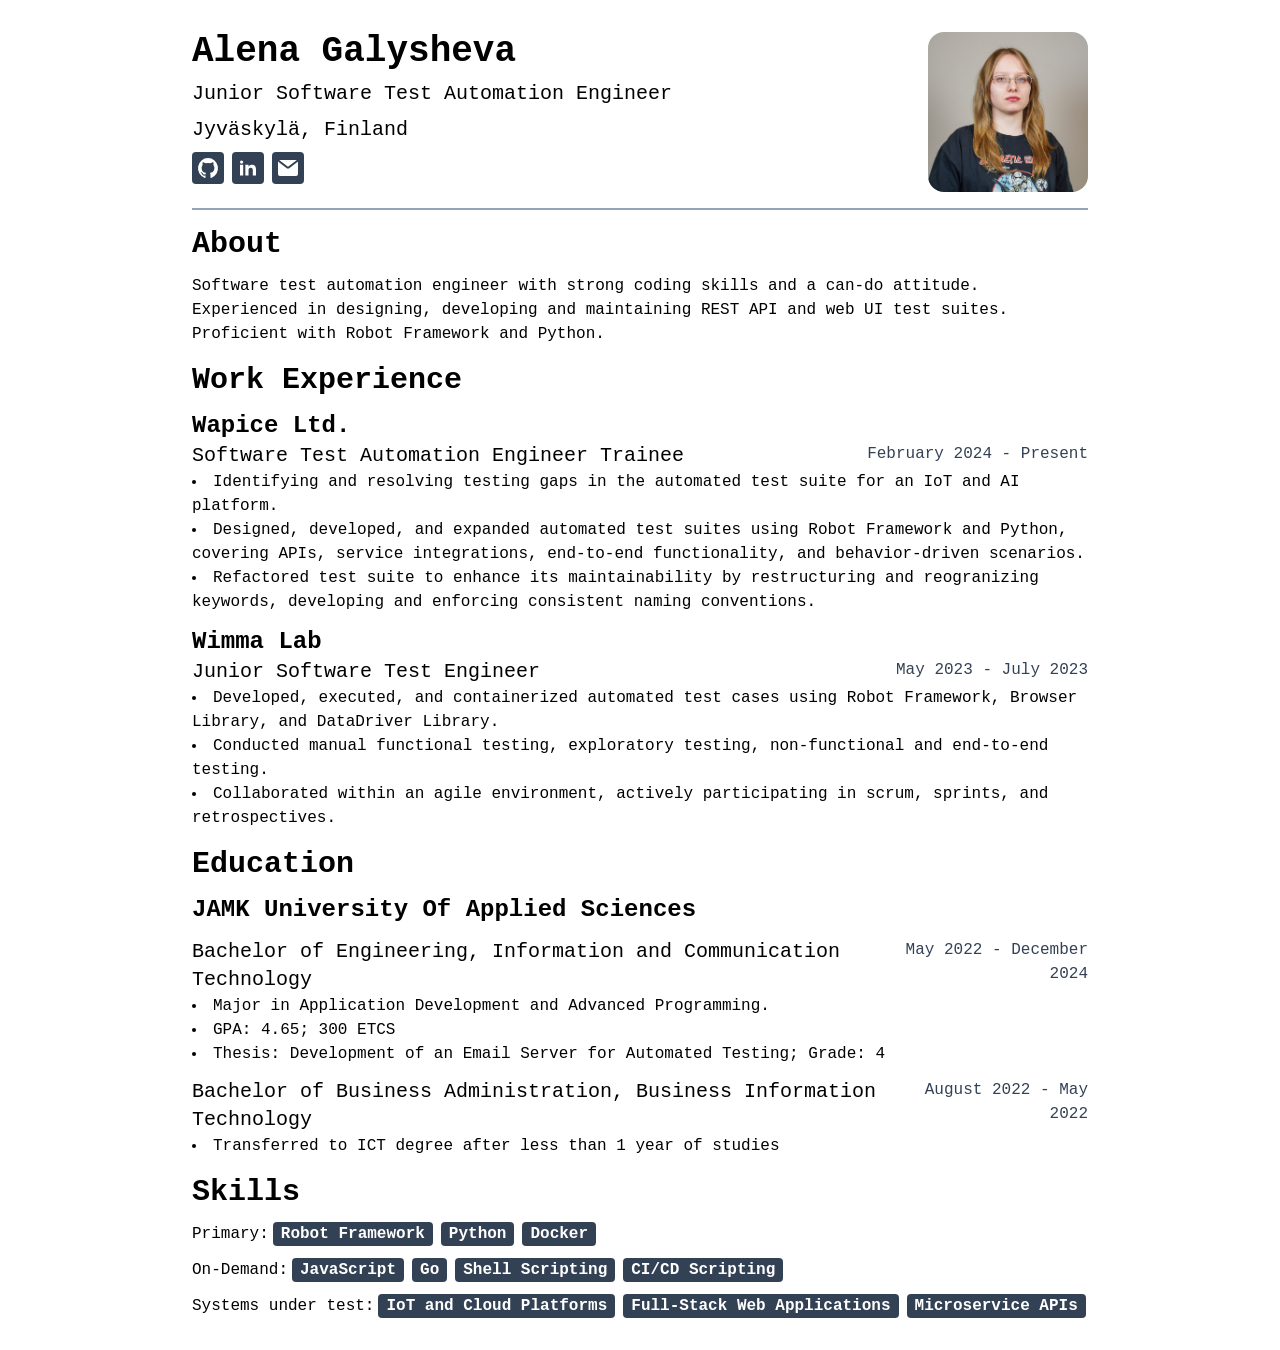
<file: index.html>
<!DOCTYPE html>
<html>
  <head>
    <meta charset="UTF-8" />
    <meta name="viewport" content="width=device-width, initial-scale=1.0" />
    <!--Favicon links-->
    <link
      rel="apple-touch-icon"
      sizes="180x180"
      href="/src/favicon/apple-touch-icon.png"
    />
    <link
      rel="icon"
      type="image/png"
      sizes="32x32"
      href="/src/favicon/favicon-32x32.png"
    />
    <link
      rel="icon"
      type="image/png"
      sizes="16x16"
      href="/src/favicon/favicon-16x16.png"
    />
    <link href="./build.css" rel="stylesheet" />
    <title>Alena Galysheva - Resume</title>
  </head>
  <body class="font-mono flex justify-center p-8">
    <main class="divide-y-2 divide-slate-400 md:max-w-4xl">
      <header class="flex flex-row justify-between pb-4 gap-x-4">
        <div class="space-y-2">
          <h1 class="text-3xl md:text-4xl font-bold">Alena Galysheva</h1>
          <p class="text-lg md:text-xl">
            Junior Software Test Automation Engineer
          </p>
          <p class="text-lg md:text-xl">Jyväskylä, Finland</p>
          <span class="flex flex-row gap-x-2">
            <a
              class="bg-slate-700 hover:bg-slate-900 rounded p-1"
              href="https://github.com/ughhuh"
              target="_blank"
            >
              <svg
                class="w-6 h-6 text-white dark:text-white rounded"
                aria-hidden="true"
                xmlns="http://www.w3.org/2000/svg"
                width="24"
                height="24"
                fill="currentColor"
                viewBox="0 0 24 24"
              >
                <path
                  fill-rule="evenodd"
                  d="M12.006 2a9.847 9.847 0 0 0-6.484 2.44 10.32 10.32 0 0 0-3.393 6.17 10.48 10.48 0 0 0 1.317 6.955 10.045 10.045 0 0 0 5.4 4.418c.504.095.683-.223.683-.494 0-.245-.01-1.052-.014-1.908-2.78.62-3.366-1.21-3.366-1.21a2.711 2.711 0 0 0-1.11-1.5c-.907-.637.07-.621.07-.621.317.044.62.163.885.346.266.183.487.426.647.71.135.253.318.476.538.655a2.079 2.079 0 0 0 2.37.196c.045-.52.27-1.006.635-1.37-2.219-.259-4.554-1.138-4.554-5.07a4.022 4.022 0 0 1 1.031-2.75 3.77 3.77 0 0 1 .096-2.713s.839-.275 2.749 1.05a9.26 9.26 0 0 1 5.004 0c1.906-1.325 2.74-1.05 2.74-1.05.37.858.406 1.828.101 2.713a4.017 4.017 0 0 1 1.029 2.75c0 3.939-2.339 4.805-4.564 5.058a2.471 2.471 0 0 1 .679 1.897c0 1.372-.012 2.477-.012 2.814 0 .272.18.592.687.492a10.05 10.05 0 0 0 5.388-4.421 10.473 10.473 0 0 0 1.313-6.948 10.32 10.32 0 0 0-3.39-6.165A9.847 9.847 0 0 0 12.007 2Z"
                  clip-rule="evenodd"
                />
              </svg>
            </a>
            <a
              class="bg-slate-700 hover:bg-slate-900 rounded p-1"
              href="https://linkedin.com/in/alena-galysheva"
              target="_blank"
            >
              <svg
                class="w-6 h-6 text-white dark:text-white rounded"
                aria-hidden="true"
                xmlns="http://www.w3.org/2000/svg"
                width="24"
                height="24"
                fill="currentColor"
                viewBox="0 0 24 24"
              >
                <path
                  fill-rule="evenodd"
                  d="M12.51 8.796v1.697a3.738 3.738 0 0 1 3.288-1.684c3.455 0 4.202 2.16 4.202 4.97V19.5h-3.2v-5.072c0-1.21-.244-2.766-2.128-2.766-1.827 0-2.139 1.317-2.139 2.676V19.5h-3.19V8.796h3.168ZM7.2 6.106a1.61 1.61 0 0 1-.988 1.483 1.595 1.595 0 0 1-1.743-.348A1.607 1.607 0 0 1 5.6 4.5a1.601 1.601 0 0 1 1.6 1.606Z"
                  clip-rule="evenodd"
                />
                <path d="M7.2 8.809H4V19.5h3.2V8.809Z" />
              </svg>
            </a>
            <a
              class="bg-slate-700 hover:bg-slate-900 rounded p-1"
              href="mailto:alena.galysheva@gmail.com"
              target="_blank"
            >
              <svg
                class="w-6 h-6 text-white dark:text-white"
                aria-hidden="true"
                xmlns="http://www.w3.org/2000/svg"
                width="24"
                height="24"
                fill="currentColor"
                viewBox="0 0 24 24"
              >
                <path
                  d="M2.038 5.61A2.01 2.01 0 0 0 2 6v12a2 2 0 0 0 2 2h16a2 2 0 0 0 2-2V6c0-.12-.01-.238-.03-.352l-.866.65-7.89 6.032a2 2 0 0 1-2.429 0L2.884 6.288l-.846-.677Z"
                />
                <path
                  d="M20.677 4.117A1.996 1.996 0 0 0 20 4H4c-.225 0-.44.037-.642.105l.758.607L12 10.742 19.9 4.7l.777-.583Z"
                />
              </svg>
            </a>
          </span>
        </div>
        <img
          src="./src/img/me.jpeg"
          class="size-32 md:size-40 rounded-2xl"
          alt="Portrait of Alena Galysheva"
        />
      </header>
      <div class="space-y-4 pt-4">
        <section class="space-y-3">
          <h2 class="text-2xl md:text-3xl font-semibold">About</h2>
          <p>
            Software test automation engineer with strong coding skills and a
            can-do attitude. Experienced in designing, developing and
            maintaining REST API and web UI test suites. Proficient with Robot
            Framework and Python.
          </p>
        </section>
        <section class="space-y-3">
          <h2 class="text-2xl md:text-3xl font-semibold">Work Experience</h2>
          <article>
            <h3 class="text-xl md:text-2xl font-semibold">Wapice Ltd.</h3>
            <span class="flex flex-col md:flex-row md:justify-between">
              <h4 class="text-lg md:text-xl">
                Software Test Automation Engineer Trainee
              </h4>
              <p class="text-slate-700 md:ms-5 md:text-right">
                February 2024 - Present
              </p>
            </span>
            <ul class="list-inside list-disc">
              <li>
                Identifying and resolving testing gaps in the automated test
                suite for an IoT and AI platform.
              </li>
              <li>
                Designed, developed, and expanded automated test suites using
                Robot Framework and Python, covering APIs, service integrations,
                end-to-end functionality, and behavior-driven scenarios.
              </li>
              <li>
                Refactored test suite to enhance its maintainability by
                restructuring and reogranizing keywords, developing and
                enforcing consistent naming conventions.
              </li>
            </ul>
          </article>
          <article>
            <h3 class="text-xl md:text-2xl font-semibold">Wimma Lab</h3>
            <span class="flex flex-col md:flex-row md:justify-between">
              <h4 class="text-lg md:text-xl">Junior Software Test Engineer</h4>
              <p class="text-slate-700 md:ms-5 md:text-right">
                May 2023 - July 2023
              </p>
            </span>
            <ul class="list-inside list-disc">
              <li>
                Developed, executed, and containerized automated test cases
                using Robot Framework, Browser Library, and DataDriver Library.
              </li>
              <li>
                Conducted manual functional testing, exploratory testing,
                non-functional and end-to-end testing.
              </li>
              <li>
                Collaborated within an agile environment, actively participating
                in scrum, sprints, and retrospectives.
              </li>
            </ul>
          </article>
        </section>
        <section class="space-y-3">
          <h2 class="text-2xl md:text-3xl font-semibold">Education</h2>
          <article class="space-y-3">
            <h3 class="text-xl md:text-2xl font-semibold">
              JAMK University Of Applied Sciences
            </h3>
            <div>
              <span class="flex flex-col md:flex-row md:justify-between">
                <h4 class="text-lg md:text-xl">
                  Bachelor of Engineering, Information and Communication
                  Technology
                </h4>
                <p class="text-slate-700 md:ms-5 md:text-right">
                  May 2022 - December 2024
                </p>
              </span>
              <ul class="list-inside list-disc">
                <li>
                  Major in Application Development and Advanced Programming.
                </li>
                <li>GPA: 4.65; 300 ETCS</li>
                <li>
                  Thesis: Development of an Email Server for Automated Testing;
                  Grade: 4
                </li>
              </ul>
            </div>
            <div>
              <span class="flex flex-col md:flex-row md:justify-between">
                <h4 class="text-lg md:text-xl">
                  Bachelor of Business Administration, Business Information
                  Technology
                </h4>
                <p class="text-slate-700 md:ms-5 md:text-right">
                  August 2022 - May 2022
                </p>
              </span>
              <ul class="list-inside list-disc">
                <li>
                  Transferred to ICT degree after less than 1 year of studies
                </li>
              </ul>
            </div>
          </article>
        </section>
        <section class="space-y-3">
          <h2 class="text-2xl md:text-3xl font-semibold">Skills</h2>
          <article class="space-y-3">
            <div class="flex flex-row flex-wrap">
              <h3>Primary:</h3>
              <span class="flex flex-row gap-2 flex-wrap ml-1">
                <span
                  class="bg-slate-700 hover:bg-slate-500 text-white px-2 rounded font-semibold"
                  >Robot Framework</span
                >
                <span
                  class="bg-slate-700 hover:bg-slate-500 text-white px-2 rounded font-semibold"
                  >Python</span
                >
                <span
                  class="bg-slate-700 hover:bg-slate-500 text-white px-2 rounded font-semibold"
                  >Docker</span
                >
              </span>
            </div>
            <div class="flex flex-row flex-wrap">
              <h3>On-Demand:</h3>
              <span class="flex flex-row gap-2 flex-wrap ml-1">
                <span
                  class="bg-slate-700 hover:bg-slate-500 text-white px-2 rounded font-semibold"
                  >JavaScript</span
                >
                <span
                  class="bg-slate-700 hover:bg-slate-500 text-white px-2 rounded font-semibold"
                  >Go</span
                >
                <span
                  class="bg-slate-700 hover:bg-slate-500 text-white px-2 rounded font-semibold"
                  >Shell Scripting</span
                >
                <span
                  class="bg-slate-700 hover:bg-slate-500 text-white px-2 rounded font-semibold"
                  >CI/CD Scripting</span
                >
              </span>
            </div>
            <div class="flex flex-row flex-wrap">
              <h3>Systems under test:</h3>
              <span class="flex flex-row gap-2 flex-wrap ml-1">
                <span
                  class="bg-slate-700 hover:bg-slate-500 text-white px-2 rounded font-semibold"
                  >IoT and Cloud Platforms</span
                >
                <span
                  class="bg-slate-700 hover:bg-slate-500 text-white px-2 rounded font-semibold"
                  >Full-Stack Web Applications</span
                >
                <span
                  class="bg-slate-700 hover:bg-slate-500 text-white px-2 rounded font-semibold"
                  >Microservice APIs</span
                >
              </span>
            </div>
          </article>
        </section>
      </div>
    </main>
  </body>
</html>
</file>
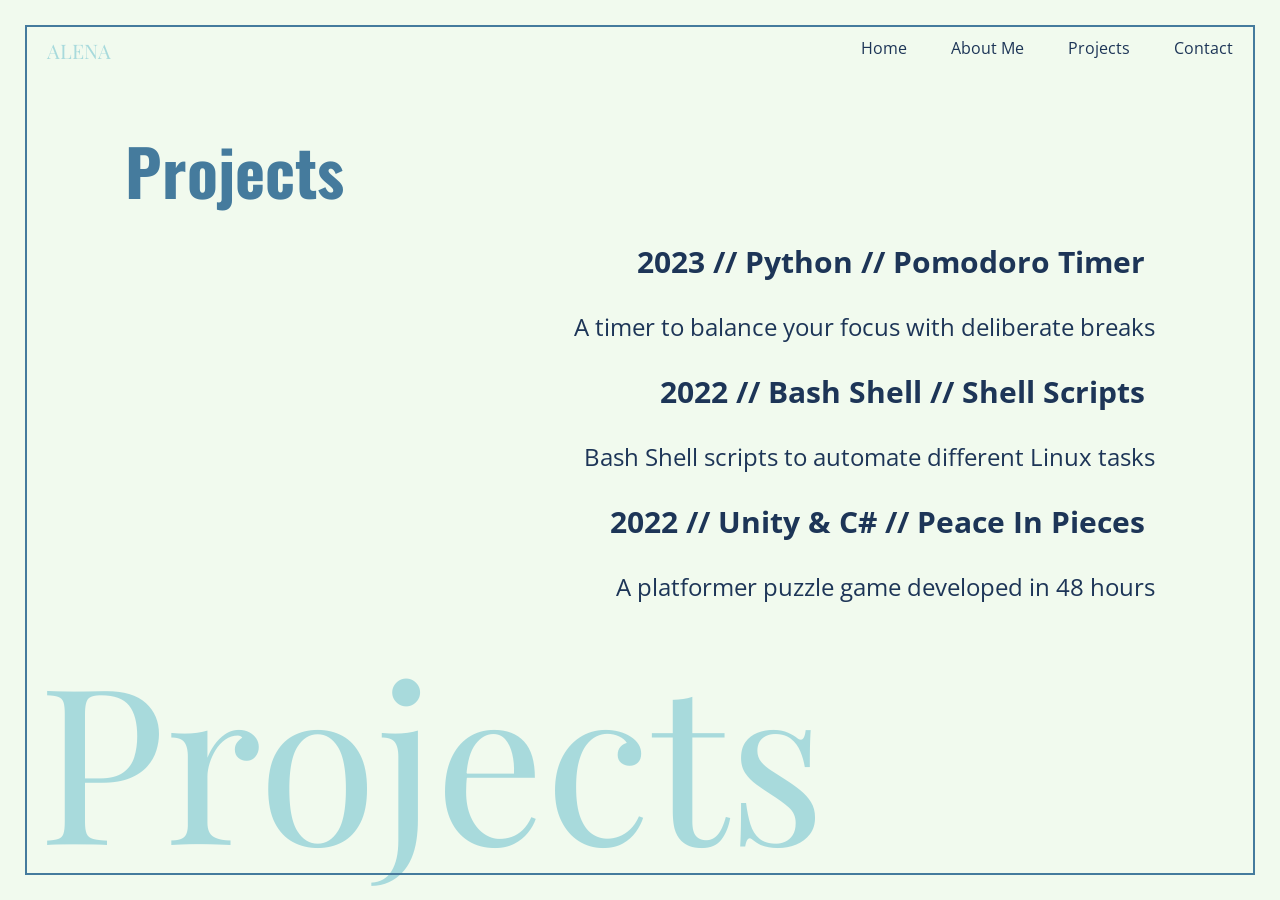
<file: projects.html>
<!DOCTYPE html>
<html lang="en">
<head>
    <!--Meta tags-->
    <meta charset="UTF-8">
    <meta name="description" content="Projects of Alena Galysheva">
    <meta name="keywords" content="HTML,CSS,Python,C#,portfolio,web developer,fullstack developer">
    <meta name="author" content="Alena Galysheva">
    <meta name="viewport" content="width=device-width, initial-scale=1.0">
    <!--Favicon links-->
    <link rel="apple-touch-icon" sizes="180x180" href="/files/favicon/apple-touch-icon.png">
    <link rel="icon" type="image/png" sizes="32x32" href="/files/favicon/favicon-32x32.png">
    <link rel="icon" type="image/png" sizes="16x16" href="/files/favicon/favicon-16x16.png">
    <link rel="manifest" href="/files/favicon/site.webmanifest">
    <!--Link to CSS sheet-->
    <link rel="stylesheet" href="styles/style.css">
    <!--Page title-->
    <title>Projects | Alena Galysheva</title>
</head>

<body>
    <!--Page content container-->
    <div class="page">
            <!--Background text-->
            <div class="bg-text">Projects</div>

             <!--Navigation bar-->
            <nav>
                <ul>
                    <li id="inline"><a class="alink" href="index.html">ALENA</a></li>
                    <li class="inline"><a class="nlink" href="index.html">Home</a></li>
                    <li class="inline"><a class="nlink" href="about.html">About Me</a></li>
                    <li class="inline"><a class="nlink" href="projects.html">Projects</a></li>
                    <li class="inline"><a class="nlink" href="contact.html">Contact</a></li>
                </ul>
            </nav>

            <!--Main content, aligned to left-->
            <div class="content align-left">
            <!--Page header-->
            <div><h1>Projects</h1></div>
            
            <!--List container-->
            <div id="list">
                <!--List of project links and short descriptions-->
                <ul>
                    <li class="li-space"><a href="https://github.com/ughhuh/pomodoro_timer" target="_blank" class="clink"><h5>2023 // Python // Pomodoro Timer</h5></a></li>
                    <li><p>A timer to balance your focus with deliberate breaks</p></li>

                    <!--No link here because I'm still working on a demo :P-->
                    <li class="li-space"><a href="https://github.com/ughhuh/shell-projects" target="_blank" class="clink"><h5>2022 // Bash Shell // Shell Scripts</h5></a></li>
                    <li><p>Bash Shell scripts to automate different Linux tasks</p></li>

                    <li class="li-space"><a href="https://dareusx.itch.io/peace-in-pieces" target="_blank" class="clink"><h5>2022 // Unity & C# // Peace In Pieces</h5></a></li>
                    <li><p>A platformer puzzle game developed in 48 hours</p></li>
                </ul>
            </div>
            
            </div>
    </div>
</body>
</html>
</file>
<file: build.css>
*,::backdrop,:after,:before{--tw-border-spacing-x:0;--tw-border-spacing-y:0;--tw-translate-x:0;--tw-translate-y:0;--tw-rotate:0;--tw-skew-x:0;--tw-skew-y:0;--tw-scale-x:1;--tw-scale-y:1;--tw-pan-x: ;--tw-pan-y: ;--tw-pinch-zoom: ;--tw-scroll-snap-strictness:proximity;--tw-gradient-from-position: ;--tw-gradient-via-position: ;--tw-gradient-to-position: ;--tw-ordinal: ;--tw-slashed-zero: ;--tw-numeric-figure: ;--tw-numeric-spacing: ;--tw-numeric-fraction: ;--tw-ring-inset: ;--tw-ring-offset-width:0px;--tw-ring-offset-color:#fff;--tw-ring-color:#3f83f880;--tw-ring-offset-shadow:0 0 #0000;--tw-ring-shadow:0 0 #0000;--tw-shadow:0 0 #0000;--tw-shadow-colored:0 0 #0000;--tw-blur: ;--tw-brightness: ;--tw-contrast: ;--tw-grayscale: ;--tw-hue-rotate: ;--tw-invert: ;--tw-saturate: ;--tw-sepia: ;--tw-drop-shadow: ;--tw-backdrop-blur: ;--tw-backdrop-brightness: ;--tw-backdrop-contrast: ;--tw-backdrop-grayscale: ;--tw-backdrop-hue-rotate: ;--tw-backdrop-invert: ;--tw-backdrop-opacity: ;--tw-backdrop-saturate: ;--tw-backdrop-sepia: ;--tw-contain-size: ;--tw-contain-layout: ;--tw-contain-paint: ;--tw-contain-style: }/*! tailwindcss v3.4.16 | MIT License | https://tailwindcss.com*/*,:after,:before{box-sizing:border-box;border:0 solid #e5e7eb}:after,:before{--tw-content:""}:host,html{line-height:1.5;-webkit-text-size-adjust:100%;-moz-tab-size:4;-o-tab-size:4;tab-size:4;font-family:ui-sans-serif,system-ui,sans-serif,Apple Color Emoji,Segoe UI Emoji,Segoe UI Symbol,Noto Color Emoji;font-feature-settings:normal;font-variation-settings:normal;-webkit-tap-highlight-color:transparent}body{margin:0;line-height:inherit}hr{height:0;color:inherit;border-top-width:1px}abbr:where([title]){-webkit-text-decoration:underline dotted;text-decoration:underline dotted}h1,h2,h3,h4,h5,h6{font-size:inherit;font-weight:inherit}a{color:inherit;text-decoration:inherit}b,strong{font-weight:bolder}code,kbd,pre,samp{font-family:ui-monospace,SFMono-Regular,Menlo,Monaco,Consolas,Liberation Mono,Courier New,monospace;font-feature-settings:normal;font-variation-settings:normal;font-size:1em}small{font-size:80%}sub,sup{font-size:75%;line-height:0;position:relative;vertical-align:initial}sub{bottom:-.25em}sup{top:-.5em}table{text-indent:0;border-color:inherit;border-collapse:collapse}button,input,optgroup,select,textarea{font-family:inherit;font-feature-settings:inherit;font-variation-settings:inherit;font-size:100%;font-weight:inherit;line-height:inherit;letter-spacing:inherit;color:inherit;margin:0;padding:0}button,select{text-transform:none}button,input:where([type=button]),input:where([type=reset]),input:where([type=submit]){-webkit-appearance:button;background-color:initial;background-image:none}:-moz-focusring{outline:auto}:-moz-ui-invalid{box-shadow:none}progress{vertical-align:initial}::-webkit-inner-spin-button,::-webkit-outer-spin-button{height:auto}[type=search]{-webkit-appearance:textfield;outline-offset:-2px}::-webkit-search-decoration{-webkit-appearance:none}::-webkit-file-upload-button{-webkit-appearance:button;font:inherit}summary{display:list-item}blockquote,dd,dl,figure,h1,h2,h3,h4,h5,h6,hr,p,pre{margin:0}fieldset{margin:0}fieldset,legend{padding:0}menu,ol,ul{list-style:none;margin:0;padding:0}dialog{padding:0}textarea{resize:vertical}input::-moz-placeholder,textarea::-moz-placeholder{opacity:1;color:#9ca3af}input::placeholder,textarea::placeholder{opacity:1;color:#9ca3af}[role=button],button{cursor:pointer}:disabled{cursor:default}audio,canvas,embed,iframe,img,object,svg,video{display:block;vertical-align:middle}img,video{max-width:100%;height:auto}[hidden]:where(:not([hidden=until-found])){display:none}.tooltip-arrow,.tooltip-arrow:before{position:absolute;width:8px;height:8px;background:inherit}.tooltip-arrow{visibility:hidden}.tooltip-arrow:before{content:"";visibility:visible;transform:rotate(45deg)}[data-tooltip-style^=light]+.tooltip>.tooltip-arrow:before{border-style:solid;border-color:#e5e7eb}[data-tooltip-style^=light]+.tooltip[data-popper-placement^=top]>.tooltip-arrow:before{border-bottom-width:1px;border-right-width:1px}[data-tooltip-style^=light]+.tooltip[data-popper-placement^=right]>.tooltip-arrow:before{border-bottom-width:1px;border-left-width:1px}[data-tooltip-style^=light]+.tooltip[data-popper-placement^=bottom]>.tooltip-arrow:before{border-top-width:1px;border-left-width:1px}[data-tooltip-style^=light]+.tooltip[data-popper-placement^=left]>.tooltip-arrow:before{border-top-width:1px;border-right-width:1px}.tooltip[data-popper-placement^=top]>.tooltip-arrow{bottom:-4px}.tooltip[data-popper-placement^=bottom]>.tooltip-arrow{top:-4px}.tooltip[data-popper-placement^=left]>.tooltip-arrow{right:-4px}.tooltip[data-popper-placement^=right]>.tooltip-arrow{left:-4px}.tooltip.invisible>.tooltip-arrow:before{visibility:hidden}[data-popper-arrow],[data-popper-arrow]:before{position:absolute;width:8px;height:8px;background:inherit}[data-popper-arrow]{visibility:hidden}[data-popper-arrow]:after,[data-popper-arrow]:before{content:"";visibility:visible;transform:rotate(45deg)}[data-popper-arrow]:after{position:absolute;width:9px;height:9px;background:inherit}[role=tooltip]>[data-popper-arrow]:before{border-style:solid;border-color:#e5e7eb}.dark [role=tooltip]>[data-popper-arrow]:before{border-style:solid;border-color:#4b5563}[role=tooltip]>[data-popper-arrow]:after{border-style:solid;border-color:#e5e7eb}.dark [role=tooltip]>[data-popper-arrow]:after{border-style:solid;border-color:#4b5563}[data-popover][role=tooltip][data-popper-placement^=top]>[data-popper-arrow]:after,[data-popover][role=tooltip][data-popper-placement^=top]>[data-popper-arrow]:before{border-bottom-width:1px;border-right-width:1px}[data-popover][role=tooltip][data-popper-placement^=right]>[data-popper-arrow]:after,[data-popover][role=tooltip][data-popper-placement^=right]>[data-popper-arrow]:before{border-bottom-width:1px;border-left-width:1px}[data-popover][role=tooltip][data-popper-placement^=bottom]>[data-popper-arrow]:after,[data-popover][role=tooltip][data-popper-placement^=bottom]>[data-popper-arrow]:before{border-top-width:1px;border-left-width:1px}[data-popover][role=tooltip][data-popper-placement^=left]>[data-popper-arrow]:after,[data-popover][role=tooltip][data-popper-placement^=left]>[data-popper-arrow]:before{border-top-width:1px;border-right-width:1px}[data-popover][role=tooltip][data-popper-placement^=top]>[data-popper-arrow]{bottom:-5px}[data-popover][role=tooltip][data-popper-placement^=bottom]>[data-popper-arrow]{top:-5px}[data-popover][role=tooltip][data-popper-placement^=left]>[data-popper-arrow]{right:-5px}[data-popover][role=tooltip][data-popper-placement^=right]>[data-popper-arrow]{left:-5px}[role=tooltip].invisible>[data-popper-arrow]:after,[role=tooltip].invisible>[data-popper-arrow]:before{visibility:hidden}[multiple],[type=date],[type=datetime-local],[type=email],[type=month],[type=number],[type=password],[type=search],[type=tel],[type=text],[type=time],[type=url],[type=week],select,textarea{-webkit-appearance:none;-moz-appearance:none;appearance:none;background-color:#fff;border-color:#6b7280;border-width:1px;border-radius:0;padding:.5rem .75rem;font-size:1rem;line-height:1.5rem;--tw-shadow:0 0 #0000}[multiple]:focus,[type=date]:focus,[type=datetime-local]:focus,[type=email]:focus,[type=month]:focus,[type=number]:focus,[type=password]:focus,[type=search]:focus,[type=tel]:focus,[type=text]:focus,[type=time]:focus,[type=url]:focus,[type=week]:focus,select:focus,textarea:focus{outline:2px solid #0000;outline-offset:2px;--tw-ring-inset:var(--tw-empty,/*!*/ /*!*/);--tw-ring-offset-width:0px;--tw-ring-offset-color:#fff;--tw-ring-color:#1c64f2;--tw-ring-offset-shadow:var(--tw-ring-inset) 0 0 0 var(--tw-ring-offset-width) var(--tw-ring-offset-color);--tw-ring-shadow:var(--tw-ring-inset) 0 0 0 calc(1px + var(--tw-ring-offset-width)) var(--tw-ring-color);box-shadow:var(--tw-ring-offset-shadow),var(--tw-ring-shadow),var(--tw-shadow);border-color:#1c64f2}input::-moz-placeholder,textarea::-moz-placeholder{color:#6b7280;opacity:1}input::placeholder,textarea::placeholder{color:#6b7280;opacity:1}::-webkit-datetime-edit-fields-wrapper{padding:0}input[type=time]::-webkit-calendar-picker-indicator{background:none}select:not([size]){background-image:url("data:image/svg+xml;charset=utf-8,%3Csvg xmlns='http://www.w3.org/2000/svg' fill='none' aria-hidden='true' viewBox='0 0 10 6'%3E%3Cpath stroke='%236B7280' stroke-linecap='round' stroke-linejoin='round' stroke-width='2' d='m1 1 4 4 4-4'/%3E%3C/svg%3E");background-position:right .75rem center;background-repeat:no-repeat;background-size:.75em .75em;padding-right:2.5rem;-webkit-print-color-adjust:exact;print-color-adjust:exact}:is([dir=rtl]) select:not([size]){background-position:left .75rem center;padding-right:.75rem;padding-left:0}[multiple]{background-image:none;background-position:0 0;background-repeat:unset;background-size:initial;padding-right:.75rem;-webkit-print-color-adjust:unset;print-color-adjust:unset}[type=checkbox],[type=radio]{-webkit-appearance:none;-moz-appearance:none;appearance:none;padding:0;-webkit-print-color-adjust:exact;print-color-adjust:exact;display:inline-block;vertical-align:middle;background-origin:border-box;-webkit-user-select:none;-moz-user-select:none;user-select:none;flex-shrink:0;height:1rem;width:1rem;color:#1c64f2;background-color:#fff;border-color:#6b7280;border-width:1px;--tw-shadow:0 0 #0000}[type=checkbox]{border-radius:0}[type=radio]{border-radius:100%}[type=checkbox]:focus,[type=radio]:focus{outline:2px solid #0000;outline-offset:2px;--tw-ring-inset:var(--tw-empty,/*!*/ /*!*/);--tw-ring-offset-width:2px;--tw-ring-offset-color:#fff;--tw-ring-color:#1c64f2;--tw-ring-offset-shadow:var(--tw-ring-inset) 0 0 0 var(--tw-ring-offset-width) var(--tw-ring-offset-color);--tw-ring-shadow:var(--tw-ring-inset) 0 0 0 calc(2px + var(--tw-ring-offset-width)) var(--tw-ring-color);box-shadow:var(--tw-ring-offset-shadow),var(--tw-ring-shadow),var(--tw-shadow)}.dark [type=checkbox]:checked,.dark [type=radio]:checked,[type=checkbox]:checked,[type=radio]:checked{border-color:#0000;background-color:currentColor;background-size:.55em .55em;background-position:50%;background-repeat:no-repeat}[type=checkbox]:checked{background-image:url("data:image/svg+xml;charset=utf-8,%3Csvg xmlns='http://www.w3.org/2000/svg' fill='none' aria-hidden='true' viewBox='0 0 16 12'%3E%3Cpath stroke='%23fff' stroke-linecap='round' stroke-linejoin='round' stroke-width='3' d='M1 5.917 5.724 10.5 15 1.5'/%3E%3C/svg%3E");background-repeat:no-repeat;background-size:.55em .55em;-webkit-print-color-adjust:exact;print-color-adjust:exact}.dark [type=radio]:checked,[type=radio]:checked{background-image:url("data:image/svg+xml;charset=utf-8,%3Csvg xmlns='http://www.w3.org/2000/svg' fill='%23fff' viewBox='0 0 16 16'%3E%3Ccircle cx='8' cy='8' r='3'/%3E%3C/svg%3E");background-size:1em 1em}[type=checkbox]:indeterminate{background-image:url("data:image/svg+xml;charset=utf-8,%3Csvg xmlns='http://www.w3.org/2000/svg' fill='none' aria-hidden='true' viewBox='0 0 16 12'%3E%3Cpath stroke='%23fff' stroke-linecap='round' stroke-linejoin='round' stroke-width='3' d='M.5 6h14'/%3E%3C/svg%3E");background-position:50%;background-repeat:no-repeat;background-size:.55em .55em;-webkit-print-color-adjust:exact;print-color-adjust:exact}[type=checkbox]:indeterminate,[type=checkbox]:indeterminate:focus,[type=checkbox]:indeterminate:hover{background-color:currentColor;border-color:#0000}[type=file]{background:unset;border-color:inherit;border-width:0;border-radius:0;padding:0;font-size:unset;line-height:inherit}[type=file]:focus{outline:1px auto inherit}input[type=file]::file-selector-button{color:#fff;background:#1f2937;border:0;font-weight:500;font-size:.875rem;cursor:pointer;padding:.625rem 1rem .625rem 2rem;margin-inline-start:-1rem;margin-inline-end:1rem}input[type=file]::file-selector-button:hover{background:#374151}:is([dir=rtl]) input[type=file]::file-selector-button{padding-right:2rem;padding-left:1rem}.dark input[type=file]::file-selector-button{color:#fff;background:#4b5563}.dark input[type=file]::file-selector-button:hover{background:#6b7280}input[type=range]::-webkit-slider-thumb{height:1.25rem;width:1.25rem;background:#1c64f2;border-radius:9999px;border:0;appearance:none;-moz-appearance:none;-webkit-appearance:none;cursor:pointer}input[type=range]:disabled::-webkit-slider-thumb{background:#9ca3af}.dark input[type=range]:disabled::-webkit-slider-thumb{background:#6b7280}input[type=range]:focus::-webkit-slider-thumb{outline:2px solid #0000;outline-offset:2px;--tw-ring-offset-shadow:var(--tw-ring-inset) 0 0 0 var(--tw-ring-offset-width) var(--tw-ring-offset-color);--tw-ring-shadow:var(--tw-ring-inset) 0 0 0 calc(4px + var(--tw-ring-offset-width)) var(--tw-ring-color);box-shadow:var(--tw-ring-offset-shadow),var(--tw-ring-shadow),var(--tw-shadow,0 0 #0000);--tw-ring-opacity:1px;--tw-ring-color:rgb(164 202 254/var(--tw-ring-opacity))}input[type=range]::-moz-range-thumb{height:1.25rem;width:1.25rem;background:#1c64f2;border-radius:9999px;border:0;appearance:none;-moz-appearance:none;-webkit-appearance:none;cursor:pointer}input[type=range]:disabled::-moz-range-thumb{background:#9ca3af}.dark input[type=range]:disabled::-moz-range-thumb{background:#6b7280}input[type=range]::-moz-range-progress{background:#3f83f8}input[type=range]::-ms-fill-lower{background:#3f83f8}.toggle-bg:after{content:"";position:absolute;top:.125rem;left:.125rem;background:#fff;border-color:#d1d5db;border-width:1px;border-radius:9999px;height:1.25rem;width:1.25rem;transition-property:background-color,border-color,color,fill,stroke,opacity,box-shadow,transform,filter,backdrop-filter,-webkit-backdrop-filter;transition-duration:.15s;box-shadow:var(--tw-ring-inset) 0 0 0 calc(var(--tw-ring-offset-width)) var(--tw-ring-color)}input:checked+.toggle-bg:after{transform:translateX(100%);;border-color:#fff}input:checked+.toggle-bg{background:#1c64f2;border-color:#1c64f2}.container{width:100%}@media (min-width:640px){.container{max-width:640px}}@media (min-width:768px){.container{max-width:768px}}@media (min-width:1024px){.container{max-width:1024px}}@media (min-width:1280px){.container{max-width:1280px}}@media (min-width:1536px){.container{max-width:1536px}}.visible{visibility:visible}.invisible{visibility:hidden}.collapse{visibility:collapse}.static{position:static}.fixed{position:fixed}.absolute{position:absolute}.relative{position:relative}.inset-0{inset:0}.bottom-0{bottom:0}.bottom-\[60px\]{bottom:60px}.left-0{left:0}.right-0{right:0}.top-0{top:0}.z-10{z-index:10}.z-20{z-index:20}.z-30{z-index:30}.z-40{z-index:40}.z-50{z-index:50}.mb-1{margin-bottom:.25rem}.mb-2{margin-bottom:.5rem}.ml-1{margin-left:.25rem}.mt-2{margin-top:.5rem}.block{display:block}.inline-block{display:inline-block}.inline{display:inline}.flex{display:flex}.table{display:table}.grid{display:grid}.hidden{display:none}.size-32{width:8rem;height:8rem}.h-4{height:1rem}.h-6{height:1.5rem}.h-9{height:2.25rem}.w-1\/2{width:50%}.w-4{width:1rem}.w-6{width:1.5rem}.w-64{width:16rem}.flex-1{flex:1 1 0%}.flex-shrink{flex-shrink:1}.-translate-x-full{--tw-translate-x:-100%}.-translate-x-full,.-translate-y-full{transform:translate(var(--tw-translate-x),var(--tw-translate-y)) rotate(var(--tw-rotate)) skewX(var(--tw-skew-x)) skewY(var(--tw-skew-y)) scaleX(var(--tw-scale-x)) scaleY(var(--tw-scale-y))}.-translate-y-full{--tw-translate-y:-100%}.translate-x-0{--tw-translate-x:0px}.translate-x-0,.translate-x-full{transform:translate(var(--tw-translate-x),var(--tw-translate-y)) rotate(var(--tw-rotate)) skewX(var(--tw-skew-x)) skewY(var(--tw-skew-y)) scaleX(var(--tw-scale-x)) scaleY(var(--tw-scale-y))}.translate-x-full{--tw-translate-x:100%}.translate-y-full{--tw-translate-y:100%}.rotate-180,.translate-y-full{transform:translate(var(--tw-translate-x),var(--tw-translate-y)) rotate(var(--tw-rotate)) skewX(var(--tw-skew-x)) skewY(var(--tw-skew-y)) scaleX(var(--tw-scale-x)) scaleY(var(--tw-scale-y))}.rotate-180{--tw-rotate:180deg}.transform{transform:translate(var(--tw-translate-x),var(--tw-translate-y)) rotate(var(--tw-rotate)) skewX(var(--tw-skew-x)) skewY(var(--tw-skew-y)) scaleX(var(--tw-scale-x)) scaleY(var(--tw-scale-y))}.transform-none{transform:none}.cursor-default{cursor:default}.cursor-not-allowed{cursor:not-allowed}.cursor-pointer{cursor:pointer}.resize{resize:both}.list-inside{list-style-position:inside}.list-disc{list-style-type:disc}.grid-cols-4{grid-template-columns:repeat(4,minmax(0,1fr))}.grid-cols-7{grid-template-columns:repeat(7,minmax(0,1fr))}.flex-row{flex-direction:row}.flex-col{flex-direction:column}.flex-wrap{flex-wrap:wrap}.items-start{align-items:flex-start}.items-end{align-items:flex-end}.items-center{align-items:center}.justify-start{justify-content:flex-start}.justify-end{justify-content:flex-end}.justify-center{justify-content:center}.justify-between{justify-content:space-between}.gap-2{gap:.5rem}.gap-x-2{-moz-column-gap:.5rem;column-gap:.5rem}.gap-x-4{-moz-column-gap:1rem;column-gap:1rem}.space-x-2>:not([hidden])~:not([hidden]){--tw-space-x-reverse:0;margin-right:calc(.5rem*var(--tw-space-x-reverse));margin-left:calc(.5rem*(1 - var(--tw-space-x-reverse)))}.space-y-2>:not([hidden])~:not([hidden]){--tw-space-y-reverse:0;margin-top:calc(.5rem*(1 - var(--tw-space-y-reverse)));margin-bottom:calc(.5rem*var(--tw-space-y-reverse))}.space-y-3>:not([hidden])~:not([hidden]){--tw-space-y-reverse:0;margin-top:calc(.75rem*(1 - var(--tw-space-y-reverse)));margin-bottom:calc(.75rem*var(--tw-space-y-reverse))}.space-y-4>:not([hidden])~:not([hidden]){--tw-space-y-reverse:0;margin-top:calc(1rem*(1 - var(--tw-space-y-reverse)));margin-bottom:calc(1rem*var(--tw-space-y-reverse))}.divide-y-2>:not([hidden])~:not([hidden]){--tw-divide-y-reverse:0;border-top-width:calc(2px*(1 - var(--tw-divide-y-reverse)));border-bottom-width:calc(2px*var(--tw-divide-y-reverse))}.divide-slate-400>:not([hidden])~:not([hidden]){--tw-divide-opacity:1;border-color:rgb(148 163 184/var(--tw-divide-opacity,1))}.overflow-hidden{overflow:hidden}.rounded{border-radius:.25rem}.rounded-2xl{border-radius:1rem}.rounded-lg{border-radius:.5rem}.rounded-e-lg{border-start-end-radius:.5rem;border-end-end-radius:.5rem}.rounded-l-lg{border-top-left-radius:.5rem;border-bottom-left-radius:.5rem}.rounded-r-lg{border-top-right-radius:.5rem;border-bottom-right-radius:.5rem}.rounded-s-lg{border-start-start-radius:.5rem;border-end-start-radius:.5rem}.border{border-width:1px}.border-0{border-width:0}.border-blue-600{--tw-border-opacity:1;border-color:rgb(28 100 242/var(--tw-border-opacity,1))}.border-blue-700{--tw-border-opacity:1;border-color:rgb(26 86 219/var(--tw-border-opacity,1))}.border-gray-100{--tw-border-opacity:1;border-color:rgb(243 244 246/var(--tw-border-opacity,1))}.border-gray-300{--tw-border-opacity:1;border-color:rgb(209 213 219/var(--tw-border-opacity,1))}.\!bg-gray-50{--tw-bg-opacity:1!important;background-color:rgb(249 250 251/var(--tw-bg-opacity,1))!important}.bg-blue-700{--tw-bg-opacity:1;background-color:rgb(26 86 219/var(--tw-bg-opacity,1))}.bg-gray-100{--tw-bg-opacity:1;background-color:rgb(243 244 246/var(--tw-bg-opacity,1))}.bg-gray-200{--tw-bg-opacity:1;background-color:rgb(229 231 235/var(--tw-bg-opacity,1))}.bg-gray-800{--tw-bg-opacity:1;background-color:rgb(31 41 55/var(--tw-bg-opacity,1))}.bg-gray-900\/50{background-color:#11182780}.bg-slate-700{--tw-bg-opacity:1;background-color:rgb(51 65 85/var(--tw-bg-opacity,1))}.bg-white{--tw-bg-opacity:1;background-color:rgb(255 255 255/var(--tw-bg-opacity,1))}.bg-white\/50{background-color:#ffffff80}.p-1{padding:.25rem}.p-2\.5{padding:.625rem}.p-4{padding:1rem}.p-8{padding:2rem}.px-2{padding-left:.5rem;padding-right:.5rem}.px-5{padding-left:1.25rem;padding-right:1.25rem}.py-2{padding-top:.5rem;padding-bottom:.5rem}.py-2\.5{padding-top:.625rem;padding-bottom:.625rem}.py-3{padding-top:.75rem;padding-bottom:.75rem}.pb-4{padding-bottom:1rem}.pt-2{padding-top:.5rem}.pt-4{padding-top:1rem}.text-center{text-align:center}.font-mono{font-family:ui-monospace,SFMono-Regular,Menlo,Monaco,Consolas,Liberation Mono,Courier New,monospace}.text-2xl{font-size:1.5rem;line-height:2rem}.text-3xl{font-size:1.875rem;line-height:2.25rem}.text-lg{font-size:1.125rem;line-height:1.75rem}.text-sm{font-size:.875rem;line-height:1.25rem}.text-xl{font-size:1.25rem;line-height:1.75rem}.font-bold{font-weight:700}.font-medium{font-weight:500}.font-semibold{font-weight:600}.uppercase{text-transform:uppercase}.leading-6{line-height:1.5rem}.leading-9{line-height:2.25rem}.text-blue-600{--tw-text-opacity:1;color:rgb(28 100 242/var(--tw-text-opacity,1))}.text-gray-400{--tw-text-opacity:1;color:rgb(156 163 175/var(--tw-text-opacity,1))}.text-gray-500{--tw-text-opacity:1;color:rgb(107 114 128/var(--tw-text-opacity,1))}.text-gray-800{--tw-text-opacity:1;color:rgb(31 41 55/var(--tw-text-opacity,1))}.text-gray-900{--tw-text-opacity:1;color:rgb(17 24 39/var(--tw-text-opacity,1))}.text-slate-700{--tw-text-opacity:1;color:rgb(51 65 85/var(--tw-text-opacity,1))}.text-white{--tw-text-opacity:1;color:rgb(255 255 255/var(--tw-text-opacity,1))}.opacity-0{opacity:0}.opacity-100{opacity:1}.shadow{--tw-shadow:0 1px 3px 0 #0000001a,0 1px 2px -1px #0000001a;--tw-shadow-colored:0 1px 3px 0 var(--tw-shadow-color),0 1px 2px -1px var(--tw-shadow-color)}.shadow,.shadow-lg{box-shadow:var(--tw-ring-offset-shadow,0 0 #0000),var(--tw-ring-shadow,0 0 #0000),var(--tw-shadow)}.shadow-lg{--tw-shadow:0 10px 15px -3px #0000001a,0 4px 6px -4px #0000001a;--tw-shadow-colored:0 10px 15px -3px var(--tw-shadow-color),0 4px 6px -4px var(--tw-shadow-color)}.outline{outline-style:solid}.blur{--tw-blur:blur(8px)}.blur,.filter{filter:var(--tw-blur) var(--tw-brightness) var(--tw-contrast) var(--tw-grayscale) var(--tw-hue-rotate) var(--tw-invert) var(--tw-saturate) var(--tw-sepia) var(--tw-drop-shadow)}.transition{transition-property:color,background-color,border-color,text-decoration-color,fill,stroke,opacity,box-shadow,transform,filter,-webkit-backdrop-filter;transition-property:color,background-color,border-color,text-decoration-color,fill,stroke,opacity,box-shadow,transform,filter,backdrop-filter;transition-property:color,background-color,border-color,text-decoration-color,fill,stroke,opacity,box-shadow,transform,filter,backdrop-filter,-webkit-backdrop-filter;transition-timing-function:cubic-bezier(.4,0,.2,1);transition-duration:.15s}.transition-opacity{transition-property:opacity;transition-timing-function:cubic-bezier(.4,0,.2,1);transition-duration:.15s}.transition-transform{transition-property:transform;transition-timing-function:cubic-bezier(.4,0,.2,1);transition-duration:.15s}.ease-out{transition-timing-function:cubic-bezier(0,0,.2,1)}.hover\:border-gray-300:hover{--tw-border-opacity:1;border-color:rgb(209 213 219/var(--tw-border-opacity,1))}.hover\:bg-blue-800:hover{--tw-bg-opacity:1;background-color:rgb(30 66 159/var(--tw-bg-opacity,1))}.hover\:bg-gray-100:hover{--tw-bg-opacity:1;background-color:rgb(243 244 246/var(--tw-bg-opacity,1))}.hover\:bg-slate-500:hover{--tw-bg-opacity:1;background-color:rgb(100 116 139/var(--tw-bg-opacity,1))}.hover\:bg-slate-900:hover{--tw-bg-opacity:1;background-color:rgb(15 23 42/var(--tw-bg-opacity,1))}.hover\:bg-white:hover{--tw-bg-opacity:1;background-color:rgb(255 255 255/var(--tw-bg-opacity,1))}.hover\:text-blue-600:hover{--tw-text-opacity:1;color:rgb(28 100 242/var(--tw-text-opacity,1))}.hover\:text-gray-600:hover{--tw-text-opacity:1;color:rgb(75 85 99/var(--tw-text-opacity,1))}.hover\:text-gray-900:hover{--tw-text-opacity:1;color:rgb(17 24 39/var(--tw-text-opacity,1))}.focus\:outline-none:focus{outline:2px solid #0000;outline-offset:2px}.focus\:ring-2:focus{--tw-ring-offset-shadow:var(--tw-ring-inset) 0 0 0 var(--tw-ring-offset-width) var(--tw-ring-offset-color);--tw-ring-shadow:var(--tw-ring-inset) 0 0 0 calc(2px + var(--tw-ring-offset-width)) var(--tw-ring-color)}.focus\:ring-2:focus,.focus\:ring-4:focus{box-shadow:var(--tw-ring-offset-shadow),var(--tw-ring-shadow),var(--tw-shadow,0 0 #0000)}.focus\:ring-4:focus{--tw-ring-offset-shadow:var(--tw-ring-inset) 0 0 0 var(--tw-ring-offset-width) var(--tw-ring-offset-color);--tw-ring-shadow:var(--tw-ring-inset) 0 0 0 calc(4px + var(--tw-ring-offset-width)) var(--tw-ring-color)}.focus\:ring-blue-300:focus{--tw-ring-opacity:1;--tw-ring-color:rgb(164 202 254/var(--tw-ring-opacity,1))}.focus\:ring-gray-200:focus{--tw-ring-opacity:1;--tw-ring-color:rgb(229 231 235/var(--tw-ring-opacity,1))}.dark\:border-blue-500:is(.dark *){--tw-border-opacity:1;border-color:rgb(63 131 248/var(--tw-border-opacity,1))}.dark\:border-gray-600:is(.dark *){--tw-border-opacity:1;border-color:rgb(75 85 99/var(--tw-border-opacity,1))}.dark\:border-gray-700:is(.dark *){--tw-border-opacity:1;border-color:rgb(55 65 81/var(--tw-border-opacity,1))}.dark\:border-transparent:is(.dark *){border-color:#0000}.dark\:\!bg-gray-700:is(.dark *){--tw-bg-opacity:1!important;background-color:rgb(55 65 81/var(--tw-bg-opacity,1))!important}.dark\:bg-blue-600:is(.dark *){--tw-bg-opacity:1;background-color:rgb(28 100 242/var(--tw-bg-opacity,1))}.dark\:bg-gray-600:is(.dark *){--tw-bg-opacity:1;background-color:rgb(75 85 99/var(--tw-bg-opacity,1))}.dark\:bg-gray-700:is(.dark *){--tw-bg-opacity:1;background-color:rgb(55 65 81/var(--tw-bg-opacity,1))}.dark\:bg-gray-800:is(.dark *){--tw-bg-opacity:1;background-color:rgb(31 41 55/var(--tw-bg-opacity,1))}.dark\:bg-gray-800\/50:is(.dark *){background-color:#1f293780}.dark\:bg-gray-900\/80:is(.dark *){background-color:#111827cc}.dark\:text-blue-500:is(.dark *){--tw-text-opacity:1;color:rgb(63 131 248/var(--tw-text-opacity,1))}.dark\:text-gray-400:is(.dark *){--tw-text-opacity:1;color:rgb(156 163 175/var(--tw-text-opacity,1))}.dark\:text-gray-500:is(.dark *){--tw-text-opacity:1;color:rgb(107 114 128/var(--tw-text-opacity,1))}.dark\:text-white:is(.dark *){--tw-text-opacity:1;color:rgb(255 255 255/var(--tw-text-opacity,1))}.dark\:hover\:bg-blue-700:hover:is(.dark *){--tw-bg-opacity:1;background-color:rgb(26 86 219/var(--tw-bg-opacity,1))}.dark\:hover\:bg-gray-600:hover:is(.dark *){--tw-bg-opacity:1;background-color:rgb(75 85 99/var(--tw-bg-opacity,1))}.dark\:hover\:bg-gray-800:hover:is(.dark *){--tw-bg-opacity:1;background-color:rgb(31 41 55/var(--tw-bg-opacity,1))}.dark\:hover\:text-blue-500:hover:is(.dark *){--tw-text-opacity:1;color:rgb(63 131 248/var(--tw-text-opacity,1))}.dark\:hover\:text-gray-300:hover:is(.dark *){--tw-text-opacity:1;color:rgb(209 213 219/var(--tw-text-opacity,1))}.dark\:hover\:text-white:hover:is(.dark *){--tw-text-opacity:1;color:rgb(255 255 255/var(--tw-text-opacity,1))}@media (min-width:768px){.md\:ms-5{margin-inline-start:1.25rem}.md\:size-40{width:10rem;height:10rem}.md\:max-w-4xl{max-width:56rem}.md\:flex-row{flex-direction:row}.md\:justify-between{justify-content:space-between}.md\:text-right{text-align:right}.md\:text-2xl{font-size:1.5rem;line-height:2rem}.md\:text-3xl{font-size:1.875rem;line-height:2.25rem}.md\:text-4xl{font-size:2.25rem;line-height:2.5rem}.md\:text-xl{font-size:1.25rem;line-height:1.75rem}}.rtl\:rotate-180:where([dir=rtl],[dir=rtl] *){--tw-rotate:180deg;transform:translate(var(--tw-translate-x),var(--tw-translate-y)) rotate(var(--tw-rotate)) skewX(var(--tw-skew-x)) skewY(var(--tw-skew-y)) scaleX(var(--tw-scale-x)) scaleY(var(--tw-scale-y))}.rtl\:space-x-reverse:where([dir=rtl],[dir=rtl] *)>:not([hidden])~:not([hidden]){--tw-space-x-reverse:1}
</file>
<file: styles/style.css>
/*Imprting fonts*/
@import url('https://fonts.googleapis.com/css2?family=Open+Sans&family=Oswald:wght@500&family=Playfair+Display:wght@900&display=swap');

body {
    background-color: #F1FAEE;
    color: #1D3557;
    box-sizing: border-box; /*Include padding into body size*/
    height: 100vh; /*Body takes all space available*/
    width: auto;
    margin: 0;
    padding: 25px; /*Control the thickness of outer border*/
    font-size: 16px;
    font-family: 'Open Sans', sans-serif;
}

.page {
    box-sizing: border-box; /*Include border into div size*/
    height: 100%; /*Page div takes up all space available within outer frame (body padding)*/
    width: auto; 
    border: solid 2px #457B9D; /*Inner border settings*/
    overflow: hidden; /*Keep content within inner frame*/
}

/*NAV START*/
nav {
    width: 100%;
    height: auto;
    text-align: right; /*Control alignment of nav child divs*/
}

ul {
    list-style-type: none;
    margin: 0;
    padding: 0;
    overflow: hidden; /*eliminate empty space next to content section*/
}

/*Applied to elements in ul in nav*/
.inline {
    display: inline-block; /*Display elements in a row*/
}

/*Applied to logo element ALENA*/
#inline { 
    float: left;
    font-family: 'Playfair Display', serif;
    font-size: 1.25em;
}
/*NAV END*/

/*ALINK START*/
/*Applied only to the logo element*/
.alink {
    box-sizing: border-box;
    color: #A8DADC;
    display: inline-block;
    padding: 10px 20px;
    text-decoration: none;
    transition: all 0.45s;
}

/*Change logo color when hovering over it*/
.alink:hover {
    color: #457B9D;
}
/*ALINK END*/

/*NLINK START*/
/*Applied to links in nav ul. Controls main display aspects.*/
.nlink {
    box-sizing: border-box;
    color: #1D3557;
    display: inline-block;
    position: relative; /*::after pseudo-element is positioned relative to its parent*/
    padding: 10px 20px;
    text-decoration: none; /*Remove default underline*/
}

/*Line under the nlink element*/
.nlink::after {
    content:''; /*Ensure the pseudo-element is displayed*/
    height: 2px;
    width: 0%; /*Line isn't visible by default*/
    background-color:#E63946;
    position: absolute; /*Allows to specify the position of pseudo-element*/
    bottom: 0; /*Place pseudo-element right under the link*/
    left: 50%; /*Shift the line to the center*/
    transition: all 0.45s; 
}

/*Line when transition triggered by hover is complete*/
.nlink:hover::after {
    width: 100%; /*Line has full width of link element*/
    left: 0; /*Line start is shifted to link element start*/
}
/*NLINK END*/

/*CLINK START*/
/*Applied to links leading to external sources (projects and social media)*/
/*clink works the same way as nlink*/
.clink {
    box-sizing: border-box;
    color: #1D3557;
    font-size: 1.25em;
    display: inline-block;
    position: relative;
    text-align: right;
    text-decoration: none;
}

.clink::after {
    content:'';
    height: 2px;
    width: 0%;
    background-color:#E63946;
    position: absolute;
    bottom: 0;
    left: 0; /*Line transition starts from the left*/
    transition: all 0.45s;
}

.clink:hover::after {
    width: 100%;
}
/*CLINK END*/

/*Applied to content container. Doesn't include nav*/
.content {
    box-sizing: border-box;
    min-height: calc(100% - 40px); /*Same size as #page div, excluding the nav height*/
    display: flex;
    flex-direction: column; /*Control the placement order of child elements*/
}

/*Applied to center the elements in the container div*/
.align-center {
    justify-content: center;
}

/*Applied to align the elements to the left in the container div*/
.align-left {
    justify-content: flex-start;
    align-items: flex-start;
    margin: 4% 8%; /*Adjust space between the content and nav and #page inner border*/
    box-sizing: border-box;
    max-height: calc(100% - 3em); /*Restrict maximum height. Without it, overflow is hidden as defined in #page*/
    overflow: scroll; /*Enables scrolling of the overflow content when it occurs*/
    padding-bottom: 3.5em; /*Adds space to the bottom of the content page so all of the content is displayed when scrolled*/
    
    /* Hide scrollbar for IE, Edge and Firefox */
    -ms-overflow-style: none; 
    scrollbar-width: none; 
}

/* Hide scrollbar for Chrome, Safari and Opera */
.align-left::-webkit-scrollbar {
    display: none;
}

/*Add space to the left of wrapped content*/
.wrapper {
    margin-left: 15%;
}

/*Translate the div up. By default, child divs are vertically centered 
  relative to their position inside the .content div instead of #page div*/
/*Translation adjusts for nav height and makes it look like the div is
  verically cenetered relative to #page div*/
.up {
    transform: translateY(-40px);
}

/*CONTACT.HTML SPECIFIC START*/
/*Applied to a parent div of contact columns*/
#column {
    display: flex;
    flex-direction: row; /*Control how content columns are displayed*/
}

#contact-left { 
    width: 50%;    
}

#contact-right { 
    width: 50%;
}
/*CONTACT.HTML SPECIFIC END*/

/*PROJECT.HTML SPECIFIC START*/
.li-space {
    margin: 20px 0px; /*Control space between the listed elements*/
}

/*Align list elements to the right side*/
#list {
    margin-left: auto;
    text-align: right;
}
/*PROJECT.HTML SPECIFIC END*/

/*TEXT START*/
/*Page headers*/
h1 {
    color: #457B9D;
    margin: 0 auto;
    font-size: 400%;
    font-family: 'Oswald', sans-serif;
}

/*Subheader in index.html*/
h3 {
    font-size: 150%;
}

/*Column headers in contact.html*/
h4 {
    font-size: 1.5em;
    float: left;
    margin: 0;
    margin-right: 20%; /*Control horizontal space between columns and their contents*/
    margin-top: 10px;
    line-height: 26px; /*Adjust column headers vertical position to share bottom line with h6*/
}

/*Text in link list in projects.html*/
h5 {
    font-size: 1.5em;
    line-height: 29px;
    margin: 10px;  
}

/*Social media and mail text in links in contact.html*/
h6 {
    font-size: 1em;
    margin: 0;
    margin: 10px 0px;
}

/*Project descriptions in project.html and text in about.html*/
p {
    font-size: 150%;
}

/*TEXT END*/

/*SPAN START*/
/*Applied to key words in about.html*/
span {
    border-bottom: 2px #457B9D solid;
    transition: background-color 0.2s linear;
}

/*On hover, add background highlight and change font color*/
span:hover {
    background-color: #457B9D;
    color: #F1FAEE;
    padding: 0px 5px;
    border-radius: 3px;
}
/*SPAN END*/

/*BUTTON START*/
/*Restrict button sizes. Without specified widths, button size changes to fit animated icons*/
#button { width: 190px; }
#resume { width: 140px; }

/*General button definitions*/
button {
    border: 2px solid #E63946;
    background-color: #E63946;
    color: #F1FAEE;
    padding: 10px 0px;
    width: 100%;
    font-family: 'Open Sans', sans-serif;
    font-size: 16px;
    transition: background-color 0.5s ease;
}

/*On hover, swap background and font colors*/
button:hover {
    color: #E63946;
    background-color: #F1FAEE;
}

.fa-arrow-right {
    position: relative; /*Required for animation. Icon can be offset relative to its position in the document flow*/
    animation: forward 0.5s linear infinite alternate; /*Looping animation*/
}

.fa-arrow-down {
    position: relative;
    margin-left: 1em; /*Adjusting the position a bit :Р*/
    animation: down 0.5s linear infinite alternate; /*Looping animation*/
}

@keyframes forward {
    0% {left: 0.5em;} /*Position in the beginning of the animation*/
    100% {left: 1.5em;} /*Position at the end of animation*/
}

@keyframes down {
    0% {top: -0.5em;} /*Position in the beginning of the animation*/
    100% {top: 0.5em;} /*Position at the end of animation*/
}
/*BUTTON END*/

/*Applied to background text*/
.bg-text {
    /*Take the element out of the document flow and position it in the bottom left corner*/
    position: fixed;
    left: 0;
    bottom: 0;
    z-index: -2; /*Send the element into the back*/
    color: #A8DADC;
    font-size: 17vw; /*Responsive font size*/
    font-family: 'Playfair Display', serif;
    margin-left: 3%; /*Add some space to the left*/
}

/*Medium screen media query*/
@media only screen and (max-width: 900px) {
    .wrapper { margin-left: 5%; } /*Shift content closer to the left inner border*/
    h4 { margin-right: 10%; } /*Decrease horizontal space between contact columns and their contents*/
}

/*Small screen media query*/
@media only screen and (max-width: 700px) {
    body { padding: 15px; } /*Decrease padding to match small screen proportions*/
    
    /*Small screen navbar*/
    nav {
        text-align: center; 
        background-color: #457B9D;
        box-shadow: 0 7px 20px 0 rgb(0 0 0 / 20%), 0 4px 10px 0 rgb(0 0 0 / 20%);
    }  
    #inline { display: none; } /*Remove logo in mobile version*/
    /*Adjust links to match nav*/
    .nlink { 
        padding: 10px 10px; 
        height: 3em; 
        color: #F1FAEE;
    }
    
    .up { transform: translateY(-48px); } /*Adjust vertical translation to match nav height*/
    
    #column { flex-direction: column; } /*Display contact divs one under another*/
    #contact-left { width: 90%; margin-bottom: 5%;} /*Change contact div size and add space between the divs*/
    #contact-right { width: 90%; } /*Change contact div size*/
    #mail { width: 140.562px;} /*A very specific width to align #mail element to social media list*/

    /*Adjust font sizes to look better on small screens*/
    h1 { font-size: 3em; }
    h5 { font-size: 1.25em; margin: 0px;} /*Remove excess space from projects.html project list*/
    p { font-size: 1.2em; }
}

/*Don't add this class to HTML. Class .colors is reserved to list colors used in the project*/
.colors {
    color: #E63946;
    color: #F1FAEE;
    color: #A8DADC;
    color: #457B9D;
    color: #1D3557;
}
</file>
